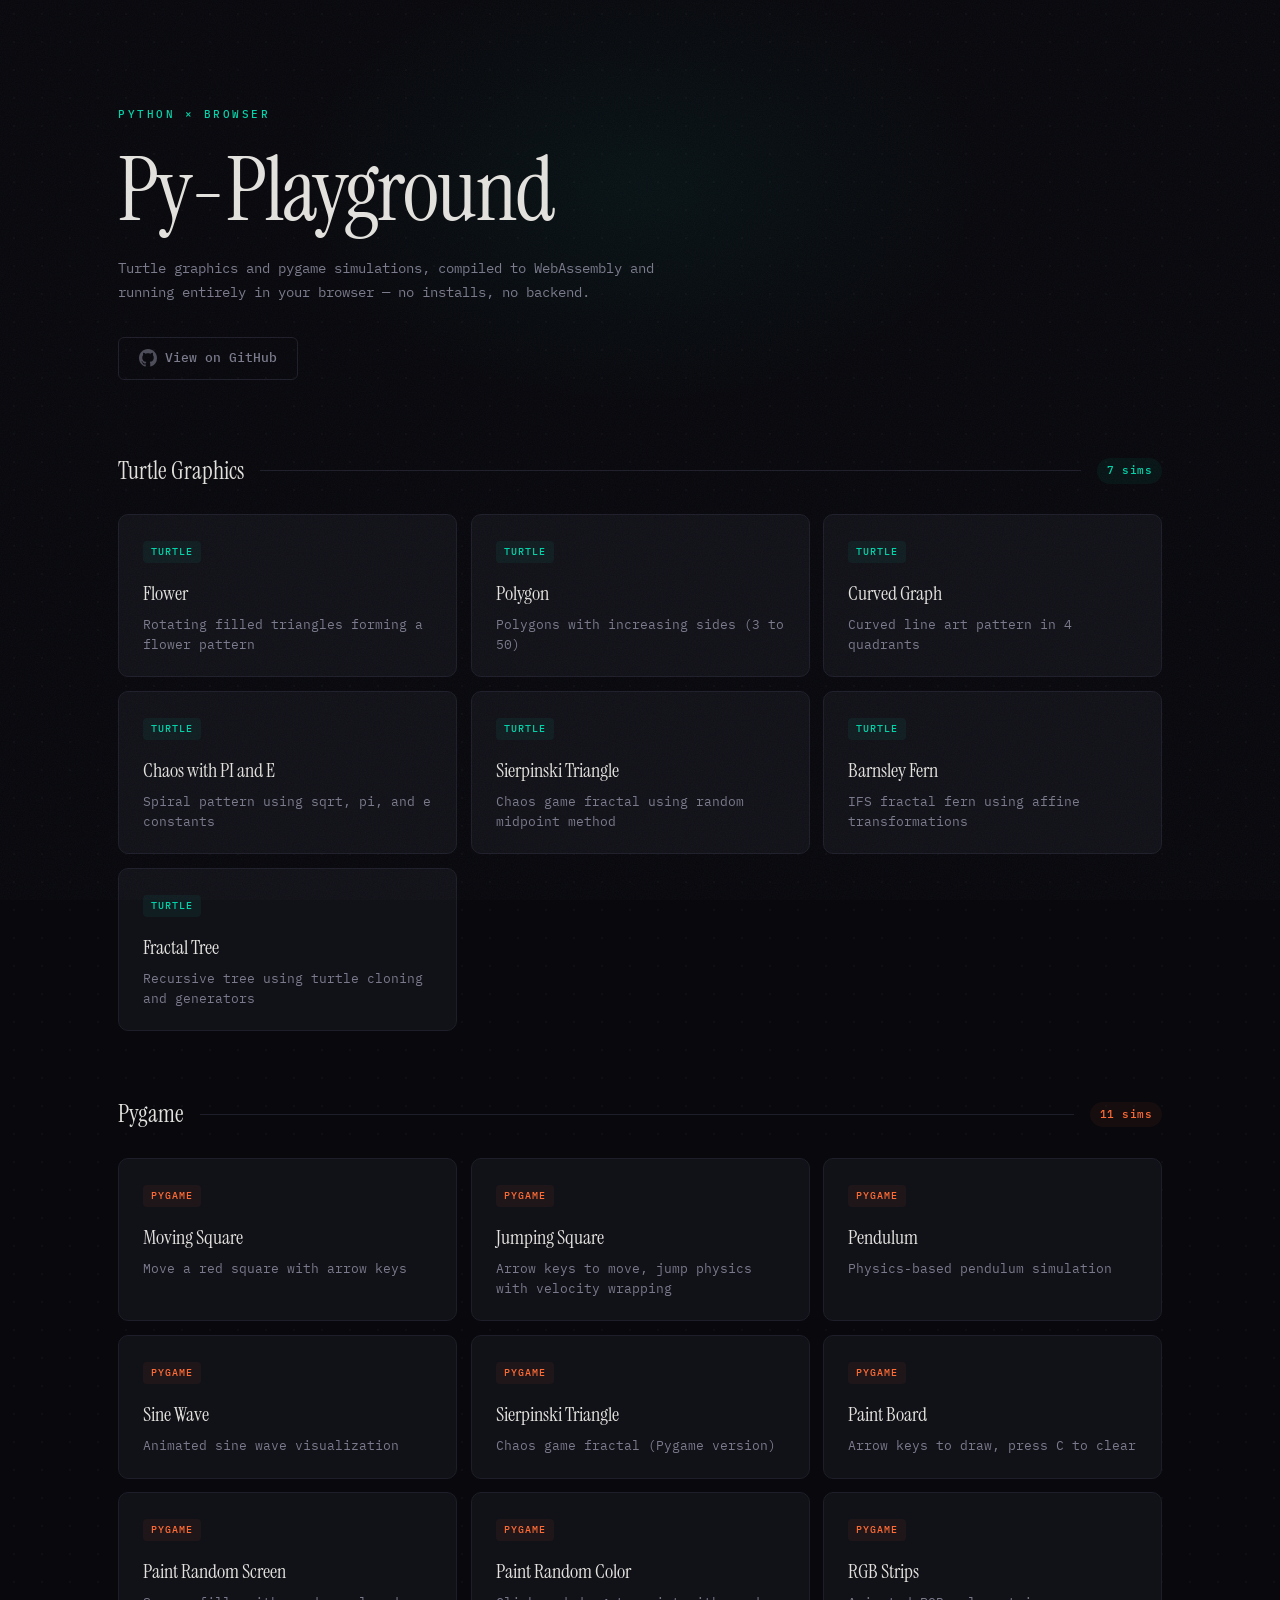
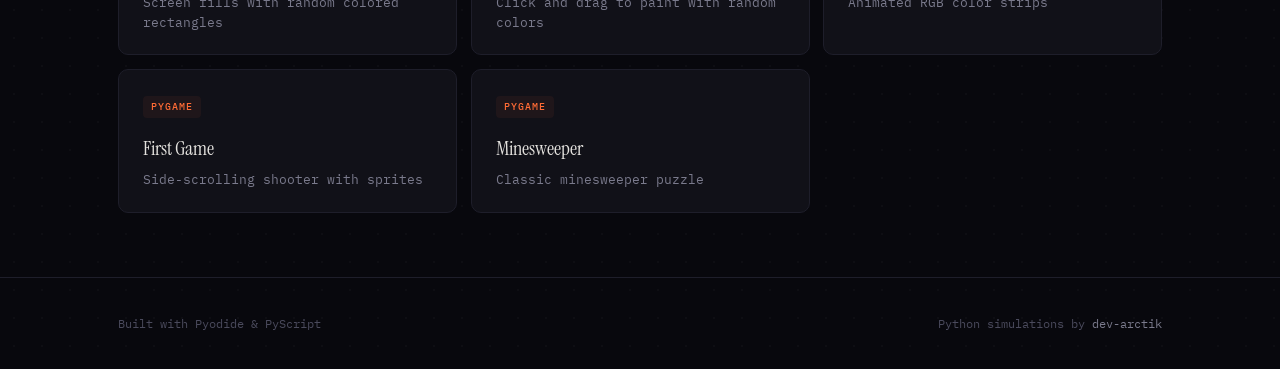
<file: index.html>
<!DOCTYPE html>
<html lang="en">
<head>
    <meta charset="UTF-8">
    <meta name="viewport" content="width=device-width, initial-scale=1.0">
    <title>Py-Playground</title>
    <link rel="preconnect" href="https://fonts.googleapis.com">
    <link rel="preconnect" href="https://fonts.gstatic.com" crossorigin>
    <link href="https://fonts.googleapis.com/css2?family=Instrument+Serif:ital@0;1&family=IBM+Plex+Mono:wght@400;500&display=swap" rel="stylesheet">
    <link rel="stylesheet" href="assets/style.css">
</head>
<body>
    <!-- Grain texture overlay -->
    <div class="grain" aria-hidden="true"></div>

    <!-- Hero -->
    <header class="hero">
        <div class="container">
            <span class="hero-tag">Python &times; Browser</span>
            <h1 class="hero-title">Py-Playground</h1>
            <p class="hero-desc">Turtle graphics and pygame simulations, compiled to WebAssembly and running entirely in your browser &mdash; no installs, no backend.</p>
            <a href="https://github.com/dev-arctik/py-playground" target="_blank" rel="noopener" class="github-link">
                <svg width="18" height="18" viewBox="0 0 24 24" fill="currentColor"><path d="M12 0C5.37 0 0 5.37 0 12c0 5.31 3.435 9.795 8.205 11.385.6.105.825-.255.825-.57 0-.285-.015-1.23-.015-2.235-3.015.555-3.795-.735-4.035-1.41-.135-.345-.72-1.41-1.23-1.695-.42-.225-1.02-.78-.015-.795.945-.015 1.62.87 1.845 1.23 1.08 1.815 2.805 1.305 3.495.99.105-.78.42-1.305.765-1.605-2.67-.3-5.46-1.335-5.46-5.925 0-1.305.465-2.385 1.23-3.225-.12-.3-.54-1.53.12-3.18 0 0 1.005-.315 3.3 1.23.96-.27 1.98-.405 3-.405s2.04.135 3 .405c2.295-1.56 3.3-1.23 3.3-1.23.66 1.65.24 2.88.12 3.18.765.84 1.23 1.905 1.23 3.225 0 4.605-2.805 5.625-5.475 5.925.435.375.81 1.095.81 2.22 0 1.605-.015 2.895-.015 3.3 0 .315.225.69.825.57A12.02 12.02 0 0024 12c0-6.63-5.37-12-12-12z"/></svg>
                View on GitHub
            </a>
        </div>
    </header>

    <main class="container">
        <!-- Turtle Graphics -->
        <section class="section" id="turtle">
            <div class="section-header">
                <h2 class="section-title">Turtle Graphics</h2>
                <div class="section-line"></div>
                <span class="section-badge turtle-badge">7 sims</span>
            </div>
            <div class="grid">
                <a href="turtle/?sim=flower" class="card" style="--i:0">
                    <span class="card-badge turtle-badge">Turtle</span>
                    <h3 class="card-title">Flower</h3>
                    <p class="card-desc">Rotating filled triangles forming a flower pattern</p>
                </a>
                <a href="turtle/?sim=polygon" class="card" style="--i:1">
                    <span class="card-badge turtle-badge">Turtle</span>
                    <h3 class="card-title">Polygon</h3>
                    <p class="card-desc">Polygons with increasing sides (3 to 50)</p>
                </a>
                <a href="turtle/?sim=curved-graph" class="card" style="--i:2">
                    <span class="card-badge turtle-badge">Turtle</span>
                    <h3 class="card-title">Curved Graph</h3>
                    <p class="card-desc">Curved line art pattern in 4 quadrants</p>
                </a>
                <a href="turtle/?sim=chaos-pi-e" class="card" style="--i:3">
                    <span class="card-badge turtle-badge">Turtle</span>
                    <h3 class="card-title">Chaos with PI and E</h3>
                    <p class="card-desc">Spiral pattern using sqrt, pi, and e constants</p>
                </a>
                <a href="turtle/?sim=sierpinski-triangle" class="card" style="--i:4">
                    <span class="card-badge turtle-badge">Turtle</span>
                    <h3 class="card-title">Sierpinski Triangle</h3>
                    <p class="card-desc">Chaos game fractal using random midpoint method</p>
                </a>
                <a href="turtle/?sim=barnsley-fern" class="card" style="--i:5">
                    <span class="card-badge turtle-badge">Turtle</span>
                    <h3 class="card-title">Barnsley Fern</h3>
                    <p class="card-desc">IFS fractal fern using affine transformations</p>
                </a>
                <a href="turtle/?sim=fractal-tree" class="card" style="--i:6">
                    <span class="card-badge turtle-badge">Turtle</span>
                    <h3 class="card-title">Fractal Tree</h3>
                    <p class="card-desc">Recursive tree using turtle cloning and generators</p>
                </a>
            </div>
        </section>

        <!-- Pygame -->
        <section class="section" id="pygame">
            <div class="section-header">
                <h2 class="section-title">Pygame</h2>
                <div class="section-line"></div>
                <span class="section-badge pygame-badge">11 sims</span>
            </div>
            <div class="grid">
                <a href="pygame/?sim=moving-square" class="card" style="--i:0">
                    <span class="card-badge pygame-badge">Pygame</span>
                    <h3 class="card-title">Moving Square</h3>
                    <p class="card-desc">Move a red square with arrow keys</p>
                </a>
                <a href="pygame/?sim=jumping-square" class="card" style="--i:1">
                    <span class="card-badge pygame-badge">Pygame</span>
                    <h3 class="card-title">Jumping Square</h3>
                    <p class="card-desc">Arrow keys to move, jump physics with velocity wrapping</p>
                </a>
                <a href="pygame/?sim=pendulum" class="card" style="--i:2">
                    <span class="card-badge pygame-badge">Pygame</span>
                    <h3 class="card-title">Pendulum</h3>
                    <p class="card-desc">Physics-based pendulum simulation</p>
                </a>
                <a href="pygame/?sim=sine-wave" class="card" style="--i:3">
                    <span class="card-badge pygame-badge">Pygame</span>
                    <h3 class="card-title">Sine Wave</h3>
                    <p class="card-desc">Animated sine wave visualization</p>
                </a>
                <a href="pygame/?sim=sierpinski-triangle" class="card" style="--i:4">
                    <span class="card-badge pygame-badge">Pygame</span>
                    <h3 class="card-title">Sierpinski Triangle</h3>
                    <p class="card-desc">Chaos game fractal (Pygame version)</p>
                </a>
                <a href="pygame/?sim=paint-board" class="card" style="--i:5">
                    <span class="card-badge pygame-badge">Pygame</span>
                    <h3 class="card-title">Paint Board</h3>
                    <p class="card-desc">Arrow keys to draw, press C to clear</p>
                </a>
                <a href="pygame/?sim=paint-random-screen" class="card" style="--i:6">
                    <span class="card-badge pygame-badge">Pygame</span>
                    <h3 class="card-title">Paint Random Screen</h3>
                    <p class="card-desc">Screen fills with random colored rectangles</p>
                </a>
                <a href="pygame/?sim=paint-random-color" class="card" style="--i:7">
                    <span class="card-badge pygame-badge">Pygame</span>
                    <h3 class="card-title">Paint Random Color</h3>
                    <p class="card-desc">Click and drag to paint with random colors</p>
                </a>
                <a href="pygame/?sim=rgb-strips" class="card" style="--i:8">
                    <span class="card-badge pygame-badge">Pygame</span>
                    <h3 class="card-title">RGB Strips</h3>
                    <p class="card-desc">Animated RGB color strips</p>
                </a>
                <a href="pygame/?sim=first-game" class="card" style="--i:9">
                    <span class="card-badge pygame-badge">Pygame</span>
                    <h3 class="card-title">First Game</h3>
                    <p class="card-desc">Side-scrolling shooter with sprites</p>
                </a>
                <a href="pygame/?sim=minesweeper" class="card" style="--i:10">
                    <span class="card-badge pygame-badge">Pygame</span>
                    <h3 class="card-title">Minesweeper</h3>
                    <p class="card-desc">Classic minesweeper puzzle</p>
                </a>
            </div>
        </section>
    </main>

    <footer class="footer">
        <div class="container">
            <p>Built with Pyodide &amp; PyScript</p>
            <p>Python simulations by <a href="https://github.com/dev-arctik" target="_blank" rel="noopener">dev-arctik</a></p>
        </div>
    </footer>
</body>
</html>
</file>
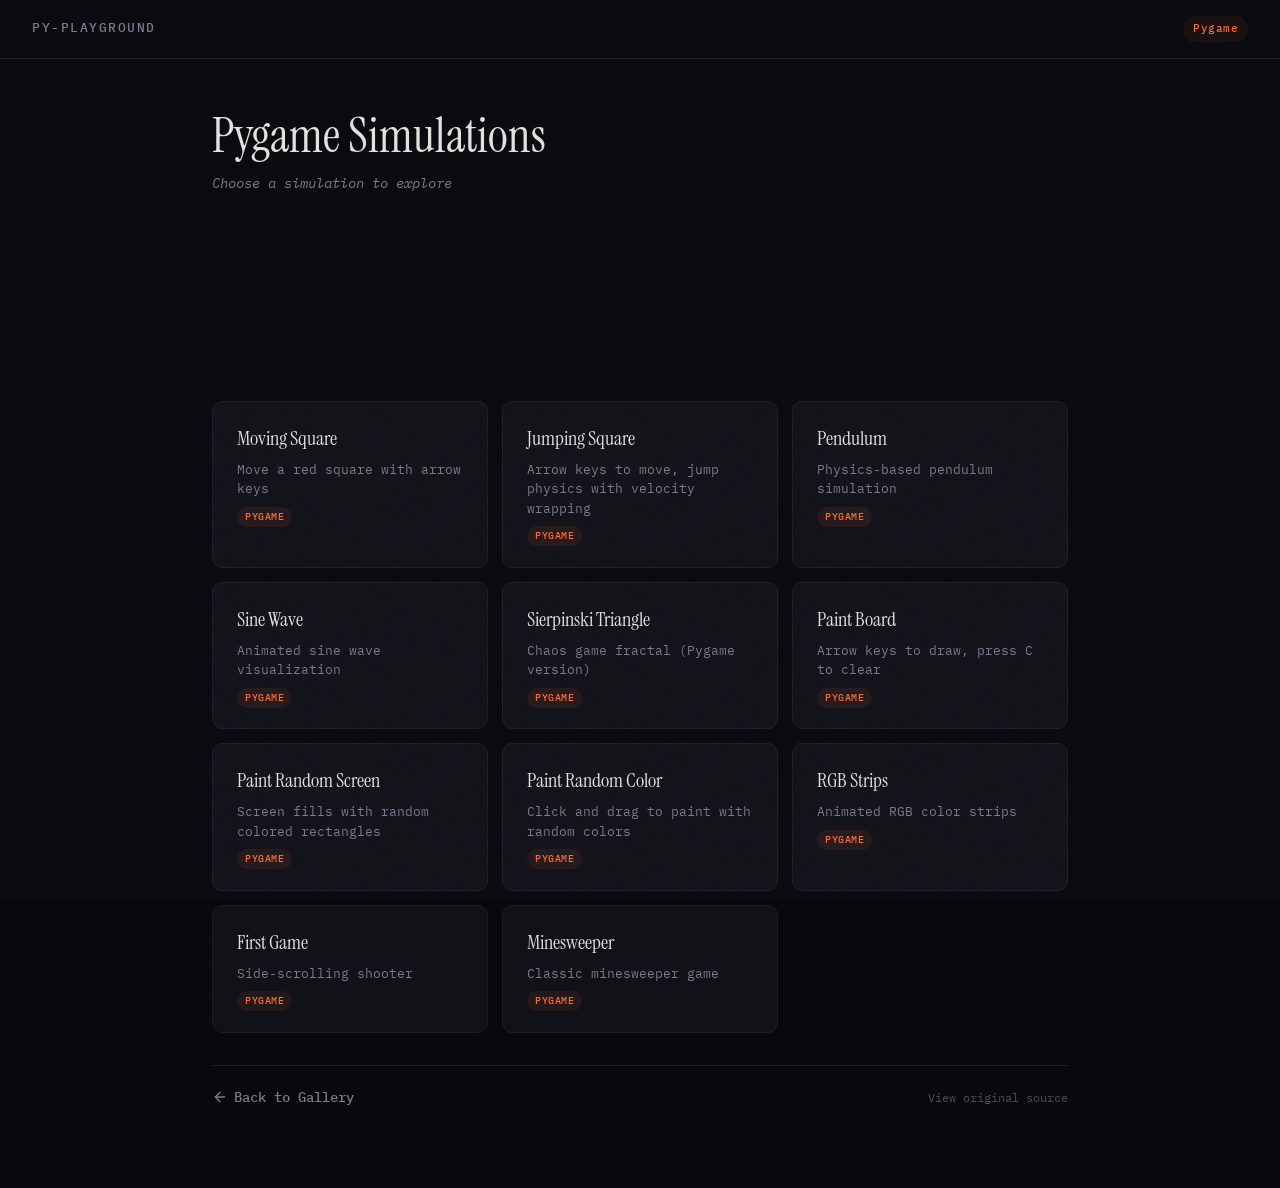
<file: pygame/index.html>
<!DOCTYPE html>
<html lang="en">
<head>
    <meta charset="UTF-8">
    <meta name="viewport" content="width=device-width, initial-scale=1.0">
    <title>Loading... | Py-Playground</title>
    <link rel="preconnect" href="https://fonts.googleapis.com">
    <link rel="preconnect" href="https://fonts.gstatic.com" crossorigin>
    <link href="https://fonts.googleapis.com/css2?family=Instrument+Serif:ital@0;1&family=IBM+Plex+Mono:wght@400;500&display=swap" rel="stylesheet">
    <link rel="stylesheet" href="https://pyscript.net/releases/2025.3.1/core.css">
    <script>
        // Sim metadata — title, description, canvas size, and config flag
        // size: [width, height] from each original's pygame.display.set_mode()
        const SIMS = {
            'moving-square':       { title: 'Moving Square',         desc: 'Move a red square with arrow keys',                        size: [500, 500] },
            'jumping-square':      { title: 'Jumping Square',        desc: 'Arrow keys to move, jump physics with velocity wrapping',   size: [500, 500] },
            'pendulum':            { title: 'Pendulum',              desc: 'Physics-based pendulum simulation',                        size: [500, 500] },
            'sine-wave':           { title: 'Sine Wave',             desc: 'Animated sine wave visualization',                         size: [500, 500] },
            'sierpinski-triangle': { title: 'Sierpinski Triangle',   desc: 'Chaos game fractal (Pygame version)',                      size: [500, 500] },
            'paint-board':         { title: 'Paint Board',           desc: 'Arrow keys to draw, press C to clear',                     size: [500, 500] },
            'paint-random-screen': { title: 'Paint Random Screen',   desc: 'Screen fills with random colored rectangles',              size: [800, 560] },
            'paint-random-color':  { title: 'Paint Random Color',    desc: 'Click and drag to paint with random colors',               size: [800, 550] },
            'rgb-strips':          { title: 'RGB Strips',            desc: 'Animated RGB color strips',                                size: [675, 600] },
            'first-game':          { title: 'First Game',            desc: 'Side-scrolling shooter',           config: true,            size: [500, 480] },
            'minesweeper':         { title: 'Minesweeper',           desc: 'Classic minesweeper game',         config: true,            size: [400, 440] },
        };

        const sim = new URLSearchParams(location.search).get('sim');
        const meta = SIMS[sim];
        if (meta) {
            document.title = `${meta.title} | Py-Playground`;
        }
    </script>
    <script type="module" src="https://pyscript.net/releases/2025.3.1/core.js"></script>
    <style>
        :root {
            --bg: #08080d;
            --surface: #111118;
            --surface-hover: #1a1a24;
            --border: #1e1e2a;
            --border-hover: #2a2a3a;
            --text: #e4e2de;
            --text-muted: #7a7a8c;
            --text-dim: #4a4a5c;
            /* Orange accent for Pygame (teal is for Turtle) */
            --accent: #ff6b35;
            --accent-dim: rgba(255, 107, 53, 0.06);
            --accent-glow: rgba(255, 107, 53, 0.15);
            --error: #ff6b6b;
            --error-bg: rgba(255, 107, 107, 0.08);
            --error-border: rgba(255, 107, 107, 0.2);
        }

        * { margin: 0; padding: 0; box-sizing: border-box; }

        body {
            font-family: 'IBM Plex Mono', monospace;
            background: var(--bg);
            color: var(--text);
            min-height: 100vh;
            line-height: 1.6;
            background-image: radial-gradient(circle, rgba(255, 255, 255, 0.025) 1px, transparent 1px);
            background-size: 28px 28px;
        }

        /* Film-grain overlay */
        .grain {
            position: fixed;
            inset: 0;
            pointer-events: none;
            z-index: 100;
            opacity: 0.04;
            background-image: url("data:image/svg+xml,%3Csvg viewBox='0 0 256 256' xmlns='http://www.w3.org/2000/svg'%3E%3Cfilter id='n'%3E%3CfeTurbulence type='fractalNoise' baseFrequency='0.85' numOctaves='4' stitchTiles='stitch'/%3E%3C/filter%3E%3Crect width='100%25' height='100%25' filter='url(%23n)'/%3E%3C/svg%3E");
            background-repeat: repeat;
            background-size: 256px 256px;
        }

        /* Top navigation bar */
        .nav {
            padding: 16px 32px;
            border-bottom: 1px solid var(--border);
            display: flex;
            align-items: center;
            justify-content: space-between;
        }

        .nav-brand {
            font-family: 'IBM Plex Mono', monospace;
            font-size: 13px;
            font-weight: 500;
            letter-spacing: 1.5px;
            text-transform: uppercase;
            color: var(--text-muted);
            text-decoration: none;
            transition: color 0.2s;
        }

        .nav-brand:hover { color: var(--accent); }

        .nav-badge {
            font-size: 11px;
            font-weight: 500;
            letter-spacing: 0.5px;
            padding: 4px 10px;
            border-radius: 100px;
            background: var(--accent-dim);
            color: var(--accent);
        }

        /* Main content area */
        .main {
            max-width: 920px;
            margin: 0 auto;
            padding: 48px 32px 80px;
        }

        /* Sim header */
        .sim-header {
            margin-bottom: 32px;
            opacity: 0;
            transform: translateY(12px);
            animation: fadeUp 0.5s ease forwards;
        }

        .sim-title {
            font-family: 'Instrument Serif', serif;
            font-size: clamp(2rem, 5vw, 3rem);
            font-weight: 400;
            color: var(--text);
            line-height: 1.2;
            margin-bottom: 8px;
        }

        .sim-desc {
            font-size: 14px;
            color: var(--text-muted);
            font-style: italic;
            max-width: 520px;
        }

        /* Canvas frame — black background for pygame sims */
        .canvas-frame {
            position: relative;
            background: #000000;
            border: 1px solid var(--border-hover);
            border-radius: 12px;
            overflow: hidden;
            min-height: 300px;
            display: flex;
            align-items: center;
            justify-content: center;
            opacity: 0;
            transform: translateY(16px);
            animation: fadeUp 0.5s ease 0.15s forwards;
            transition: box-shadow 0.3s ease;
        }

        .canvas-frame:hover {
            box-shadow: 0 4px 32px rgba(255, 107, 53, 0.06);
        }

        /* Pygame canvas — centered inside the frame */
        .canvas-frame canvas {
            display: block;
            max-width: 100%;
            height: auto;
            outline: none;
        }

        /* Loading overlay — sits on top of the canvas until py:ready fires */
        .loading-state {
            position: absolute;
            inset: 0;
            z-index: 10;
            background: #000000;
            display: flex;
            flex-direction: column;
            align-items: center;
            justify-content: center;
            gap: 20px;
            padding: 60px 20px;
            transition: opacity 0.3s ease;
        }

        .spinner {
            width: 36px;
            height: 36px;
            border: 3px solid #2a2a3a;
            border-top-color: #ff6b35;
            border-radius: 50%;
            animation: spin 0.8s linear infinite;
        }

        .loading-text {
            font-family: 'IBM Plex Mono', monospace;
            font-size: 14px;
            color: #7a7a8c;
            letter-spacing: 0.3px;
        }

        .loading-subtext {
            font-family: 'IBM Plex Mono', monospace;
            font-size: 12px;
            color: #5a5a6c;
            opacity: 0.6;
        }

        /* Error state */
        .error-state {
            display: none;
            padding: 16px 20px;
            background: var(--error-bg);
            border: 1px solid var(--error-border);
            border-radius: 8px;
            margin-top: 20px;
        }

        .error-state code {
            font-family: 'IBM Plex Mono', monospace;
            font-size: 13px;
            color: var(--error);
            white-space: pre-wrap;
            word-break: break-word;
        }

        /* Sim listing (fallback when no ?sim= param) */
        .sim-listing {
            display: grid;
            grid-template-columns: repeat(auto-fill, minmax(260px, 1fr));
            gap: 14px;
            margin-top: 24px;
        }

        .sim-card {
            display: block;
            padding: 20px 24px;
            background: var(--surface);
            border: 1px solid var(--border);
            border-radius: 10px;
            text-decoration: none;
            color: var(--text);
            position: relative;
            transition: all 0.3s ease;
        }

        /* Arrow indicator on hover */
        .sim-card::after {
            content: '\2192';
            position: absolute;
            top: 20px;
            right: 24px;
            font-size: 16px;
            color: var(--text-dim);
            transition: all 0.3s;
            opacity: 0;
            transform: translateX(-4px);
        }

        .sim-card:hover {
            border-color: rgba(255, 107, 53, 0.3);
            box-shadow: 0 4px 24px var(--accent-glow), 0 0 0 1px rgba(255, 107, 53, 0.08);
            background: var(--surface-hover);
            transform: translateY(-3px);
        }

        .sim-card:hover::after {
            opacity: 1;
            transform: translateX(0);
            color: var(--accent);
        }

        /* "Coming Soon" card variant */
        .sim-card--soon {
            opacity: 0.5;
            border-style: dashed;
            pointer-events: none;
        }

        .sim-card-title {
            font-family: 'Instrument Serif', serif;
            font-size: 20px;
            margin-bottom: 6px;
        }

        .sim-card-desc {
            font-size: 13px;
            color: var(--text-muted);
            line-height: 1.5;
        }

        .sim-card-badge {
            display: inline-block;
            font-size: 10px;
            font-weight: 500;
            letter-spacing: 0.5px;
            text-transform: uppercase;
            padding: 2px 8px;
            border-radius: 100px;
            margin-top: 8px;
            background: rgba(255, 107, 53, 0.08);
            color: #ff6b35;
        }

        .sim-card-badge--soon {
            background: rgba(122, 122, 140, 0.1);
            color: var(--text-dim);
        }

        /* Footer area */
        .footer {
            margin-top: 32px;
            padding-top: 20px;
            border-top: 1px solid var(--border);
            display: flex;
            align-items: center;
            justify-content: space-between;
            opacity: 0;
            animation: fadeUp 0.5s ease 0.3s forwards;
        }

        .back-link {
            font-size: 14px;
            font-weight: 500;
            color: var(--text-muted);
            text-decoration: none;
            display: inline-flex;
            align-items: center;
            gap: 6px;
            transition: color 0.2s;
        }

        .back-link:hover { color: var(--accent); }

        .back-link svg {
            width: 16px;
            height: 16px;
            transition: transform 0.2s;
        }

        .back-link:hover svg { transform: translateX(-3px); }

        .source-link {
            font-size: 12px;
            color: var(--text-dim);
            text-decoration: none;
            transition: color 0.2s;
        }

        .source-link:hover { color: var(--text-muted); }

        /* Hide PyScript default UI elements */
        py-script, py-config { display: none; }

        /* Animations */
        @keyframes fadeUp {
            to { opacity: 1; transform: translateY(0); }
        }

        @keyframes spin {
            to { transform: rotate(360deg); }
        }

        /* Responsive */
        @media (max-width: 640px) {
            .nav { padding: 12px 16px; }
            .main { padding: 28px 16px 60px; }
            .sim-title { font-size: 1.75rem; }
            .canvas-frame { border-radius: 8px; }
            .sim-listing { grid-template-columns: 1fr; }
            .footer { flex-direction: column; gap: 12px; align-items: flex-start; }
        }
    </style>
</head>
<body>
    <!-- Grain texture overlay -->
    <div class="grain" aria-hidden="true"></div>

    <nav class="nav">
        <a href="../index.html" class="nav-brand">Py-Playground</a>
        <span class="nav-badge">Pygame</span>
    </nav>

    <main class="main">
        <div class="sim-header">
            <h1 id="sim-title" class="sim-title">Loading...</h1>
            <p id="sim-desc" class="sim-desc"></p>
        </div>

        <div id="canvas-frame" class="canvas-frame">
            <!-- Canvas for pygame rendering — tabindex ensures keyboard focus -->
            <canvas id="canvas" tabindex="0" style="image-rendering: pixelated;"></canvas>
            <!-- Loading overlay — hides on py:ready -->
            <div id="loading" class="loading-state">
                <div class="spinner"></div>
                <span class="loading-text">Loading Python runtime...</span>
                <span class="loading-subtext">Downloading Pyodide (~15 MB on first visit)</span>
            </div>
        </div>

        <div id="error" class="error-state"></div>

        <div class="footer">
            <a href="../index.html" class="back-link">
                <svg viewBox="0 0 24 24" fill="none" stroke="currentColor" stroke-width="2" stroke-linecap="round" stroke-linejoin="round"><path d="M19 12H5"/><path d="M12 19l-7-7 7-7"/></svg>
                Back to Gallery
            </a>
            <a href="https://github.com/dev-arctik" target="_blank" rel="noopener" class="source-link">View original source</a>
        </div>
    </main>

    <script>
        if (meta) {
            // Populate sim header
            document.getElementById('sim-title').textContent = meta.title;
            document.getElementById('sim-desc').textContent = meta.desc;

            // Set canvas dimensions to match original pygame.display.set_mode()
            const canvas = document.getElementById('canvas');
            if (meta.size) {
                canvas.width = meta.size[0];
                canvas.height = meta.size[1];
            }

            // Inject <script type="py-game"> in the body (after canvas, per PyScript docs)
            const tag = document.createElement('script');
            tag.type = 'py-game';
            tag.src = `${sim}/main.py`;
            if (meta.config) {
                tag.setAttribute('config', `${sim}/pyscript.toml`);
            }
            document.body.appendChild(tag);

            // Hide loading overlay once the game is running
            // py:ready works for type="py" but not for experimental py-game
            function hideLoading() {
                const el = document.getElementById('loading');
                if (el) el.style.display = 'none';
                canvas.focus();
                clearInterval(poll);
            }
            document.addEventListener('py:ready', hideLoading);

            // Fallback: pygame.display.set_caption() changes document.title
            const origTitle = document.title;
            const poll = setInterval(() => {
                if (document.title !== origTitle) hideLoading();
            }, 300);

            // Ultimate fallback: hide after 30s regardless
            setTimeout(() => hideLoading(), 30000);

        } else {
            // No sim selected — show listing of all available simulations
            document.getElementById('sim-title').textContent = 'Pygame Simulations';
            document.getElementById('sim-desc').textContent = 'Choose a simulation to explore';
            document.getElementById('loading').style.display = 'none';

            const frame = document.getElementById('canvas-frame');
            frame.style.background = 'transparent';
            frame.style.border = 'none';
            frame.style.boxShadow = 'none';
            frame.style.minHeight = 'auto';
            frame.style.display = 'block';

            // List of sims that are actually implemented (not "coming soon")
            const implemented = new Set([
                'moving-square', 'jumping-square', 'pendulum', 'sine-wave',
                'sierpinski-triangle', 'paint-board', 'paint-random-screen',
                'paint-random-color', 'rgb-strips', 'first-game', 'minesweeper',
            ]);

            const listing = document.createElement('div');
            listing.className = 'sim-listing';
            Object.entries(SIMS).forEach(([k, v], i) => {
                const isSoon = !implemented.has(k);
                const a = document.createElement(isSoon ? 'div' : 'a');
                if (!isSoon) a.href = `?sim=${k}`;
                a.className = `sim-card${isSoon ? ' sim-card--soon' : ''}`;
                a.style.setProperty('--i', i);

                const title = document.createElement('div');
                title.className = 'sim-card-title';
                title.textContent = v.title;

                const desc = document.createElement('div');
                desc.className = 'sim-card-desc';
                desc.textContent = v.desc;

                const badge = document.createElement('span');
                badge.className = `sim-card-badge${isSoon ? ' sim-card-badge--soon' : ''}`;
                badge.textContent = isSoon ? 'Coming Soon' : 'Pygame';

                a.appendChild(title);
                a.appendChild(desc);
                a.appendChild(badge);
                listing.appendChild(a);
            });
            frame.appendChild(listing);
        }
    </script>
</body>
</html>
</file>
<file: assets/style.css>
/* Py-Playground — Landing page styles (dark theme) */

:root {
    --bg: #08080d;
    --surface: #111118;
    --surface-hover: #1a1a24;
    --border: #1e1e2a;
    --border-hover: #2a2a3a;
    --text: #e4e2de;
    --text-muted: #7a7a8c;
    --text-dim: #4a4a5c;
    --turtle: #00d4aa;
    --turtle-glow: rgba(0, 212, 170, 0.15);
    --turtle-dim: rgba(0, 212, 170, 0.06);
    --pygame: #ff6b35;
    --pygame-glow: rgba(255, 107, 53, 0.15);
    --pygame-dim: rgba(255, 107, 53, 0.06);
}

* { margin: 0; padding: 0; box-sizing: border-box; }

body {
    font-family: 'IBM Plex Mono', monospace;
    background: var(--bg);
    color: var(--text);
    min-height: 100vh;
    line-height: 1.6;
    /* Subtle dot grid — evokes graph paper / coordinate systems */
    background-image: radial-gradient(circle, rgba(255, 255, 255, 0.025) 1px, transparent 1px);
    background-size: 28px 28px;
}

/* Film-grain overlay for texture and depth */
.grain {
    position: fixed;
    inset: 0;
    pointer-events: none;
    z-index: 100;
    opacity: 0.04;
    background-image: url("data:image/svg+xml,%3Csvg viewBox='0 0 256 256' xmlns='http://www.w3.org/2000/svg'%3E%3Cfilter id='n'%3E%3CfeTurbulence type='fractalNoise' baseFrequency='0.85' numOctaves='4' stitchTiles='stitch'/%3E%3C/filter%3E%3Crect width='100%25' height='100%25' filter='url(%23n)'/%3E%3C/svg%3E");
    background-repeat: repeat;
    background-size: 256px 256px;
}

.container {
    max-width: 1100px;
    margin: 0 auto;
    padding: 0 28px;
}

/* ── Hero ── */

.hero {
    padding: 100px 0 72px;
    position: relative;
}

/* Soft teal radial glow behind the title */
.hero::before {
    content: '';
    position: absolute;
    top: -40px;
    left: 50%;
    transform: translateX(-50%);
    width: 700px;
    height: 450px;
    background: radial-gradient(ellipse, rgba(0, 212, 170, 0.05) 0%, transparent 70%);
    pointer-events: none;
}

.hero-tag {
    display: inline-block;
    font-size: 11px;
    font-weight: 500;
    letter-spacing: 2.5px;
    text-transform: uppercase;
    color: var(--turtle);
    margin-bottom: 20px;
    opacity: 0;
    animation: fadeUp 0.6s ease 0.1s forwards;
}

.hero-title {
    font-family: 'Instrument Serif', serif;
    font-size: clamp(3rem, 8vw, 5.5rem);
    font-weight: 400;
    line-height: 1.05;
    letter-spacing: -0.02em;
    color: var(--text);
    margin-bottom: 20px;
    opacity: 0;
    animation: fadeUp 0.6s ease 0.2s forwards;
}

.hero-desc {
    font-size: 14px;
    color: var(--text-muted);
    max-width: 540px;
    line-height: 1.75;
    margin-bottom: 32px;
    opacity: 0;
    animation: fadeUp 0.6s ease 0.3s forwards;
}

.github-link {
    display: inline-flex;
    align-items: center;
    gap: 8px;
    font-family: 'IBM Plex Mono', monospace;
    font-size: 13px;
    font-weight: 500;
    color: var(--text-muted);
    text-decoration: none;
    padding: 10px 20px;
    border: 1px solid var(--border);
    border-radius: 6px;
    transition: all 0.25s ease;
    opacity: 0;
    animation: fadeUp 0.6s ease 0.4s forwards;
}

.github-link:hover {
    color: var(--text);
    border-color: var(--border-hover);
    background: var(--surface);
}

.github-link svg {
    opacity: 0.6;
    transition: opacity 0.25s;
}

.github-link:hover svg {
    opacity: 1;
}

/* ── Sections ── */

.section {
    margin-bottom: 64px;
}

.section-header {
    display: flex;
    align-items: center;
    gap: 16px;
    margin-bottom: 24px;
    opacity: 0;
    animation: fadeUp 0.5s ease 0.5s forwards;
}

#pygame .section-header {
    animation-delay: 1s;
}

.section-line {
    flex: 1;
    height: 1px;
    background: var(--border);
    order: 2;
}

.section-title {
    font-family: 'Instrument Serif', serif;
    font-size: 24px;
    font-weight: 400;
    color: var(--text);
    order: 1;
    white-space: nowrap;
}

.section-badge {
    font-size: 11px;
    font-weight: 500;
    letter-spacing: 0.5px;
    padding: 4px 10px;
    border-radius: 100px;
    order: 3;
    white-space: nowrap;
}

/* ── Grid ── */

.grid {
    display: grid;
    grid-template-columns: repeat(auto-fill, minmax(300px, 1fr));
    gap: 14px;
}

/* ── Cards ── */

.card {
    display: block;
    padding: 22px 24px;
    background: var(--surface);
    border: 1px solid var(--border);
    border-radius: 10px;
    text-decoration: none;
    color: var(--text);
    position: relative;
    transition: all 0.3s ease;
    /* Staggered entrance animation using --i custom property */
    opacity: 0;
    animation: cardIn 0.5s ease calc(0.55s + var(--i, 0) * 0.05s) forwards;
}

#pygame .card {
    animation: cardIn 0.5s ease calc(1.05s + var(--i, 0) * 0.05s) forwards;
}

/* Arrow indicator — slides in on hover for clickable cards */
.card::after {
    content: '\2192';
    position: absolute;
    top: 22px;
    right: 24px;
    font-size: 16px;
    color: var(--text-dim);
    transition: all 0.3s;
    opacity: 0;
    transform: translateX(-4px);
}

a.card:hover {
    transform: translateY(-3px);
    background: var(--surface-hover);
}

a.card:hover::after {
    opacity: 1;
    transform: translateX(0);
}

/* Turtle cards — teal glow on hover */
#turtle a.card:hover {
    border-color: rgba(0, 212, 170, 0.3);
    box-shadow: 0 4px 24px var(--turtle-glow), 0 0 0 1px rgba(0, 212, 170, 0.08);
}

#turtle a.card:hover::after {
    color: var(--turtle);
}

/* Card badge */
.card-badge {
    display: inline-block;
    font-size: 10px;
    font-weight: 500;
    letter-spacing: 1px;
    text-transform: uppercase;
    padding: 3px 8px;
    border-radius: 4px;
    margin-bottom: 14px;
}

.turtle-badge {
    color: var(--turtle);
    background: var(--turtle-dim);
}

.pygame-badge {
    color: var(--pygame);
    background: var(--pygame-dim);
}

.soon-badge {
    color: var(--text-dim);
    background: rgba(74, 74, 92, 0.2);
}

/* Card content */
.card-title {
    font-family: 'Instrument Serif', serif;
    font-size: 20px;
    font-weight: 400;
    margin-bottom: 6px;
}

.card-desc {
    font-size: 13px;
    color: var(--text-muted);
    line-height: 1.5;
}

/* Coming-soon cards — dimmed with dashed border */
.card--soon {
    cursor: default;
    border-style: dashed;
}

.card--soon::after {
    display: none;
}

.card--soon .card-title,
.card--soon .card-desc {
    opacity: 0.45;
}

.card--soon:hover {
    transform: none;
    background: var(--surface);
    border-color: var(--border);
    box-shadow: none;
}

/* ── Footer ── */

.footer {
    padding: 36px 0;
    border-top: 1px solid var(--border);
    margin-top: 20px;
}

.footer .container {
    display: flex;
    justify-content: space-between;
    align-items: center;
}

.footer p {
    font-size: 12px;
    color: var(--text-dim);
}

.footer a {
    color: var(--text-muted);
    text-decoration: none;
    transition: color 0.2s;
}

.footer a:hover {
    color: var(--turtle);
}

/* ── Animations ── */

@keyframes fadeUp {
    from { opacity: 0; transform: translateY(16px); }
    to   { opacity: 1; transform: translateY(0); }
}

@keyframes cardIn {
    from { opacity: 0; transform: translateY(20px) scale(0.98); }
    to   { opacity: 1; transform: translateY(0) scale(1); }
}

/* ── Responsive ── */

@media (max-width: 768px) {
    .hero { padding: 60px 0 48px; }
    .grid { grid-template-columns: 1fr; }
    .section-header { flex-wrap: wrap; }
    .section-line { min-width: 40px; }
    .footer .container {
        flex-direction: column;
        gap: 8px;
        text-align: center;
    }
}

@media (max-width: 480px) {
    .container { padding: 0 16px; }
    .hero-title { font-size: 2.5rem; }
    .card { padding: 18px 20px; }
}
</file>
